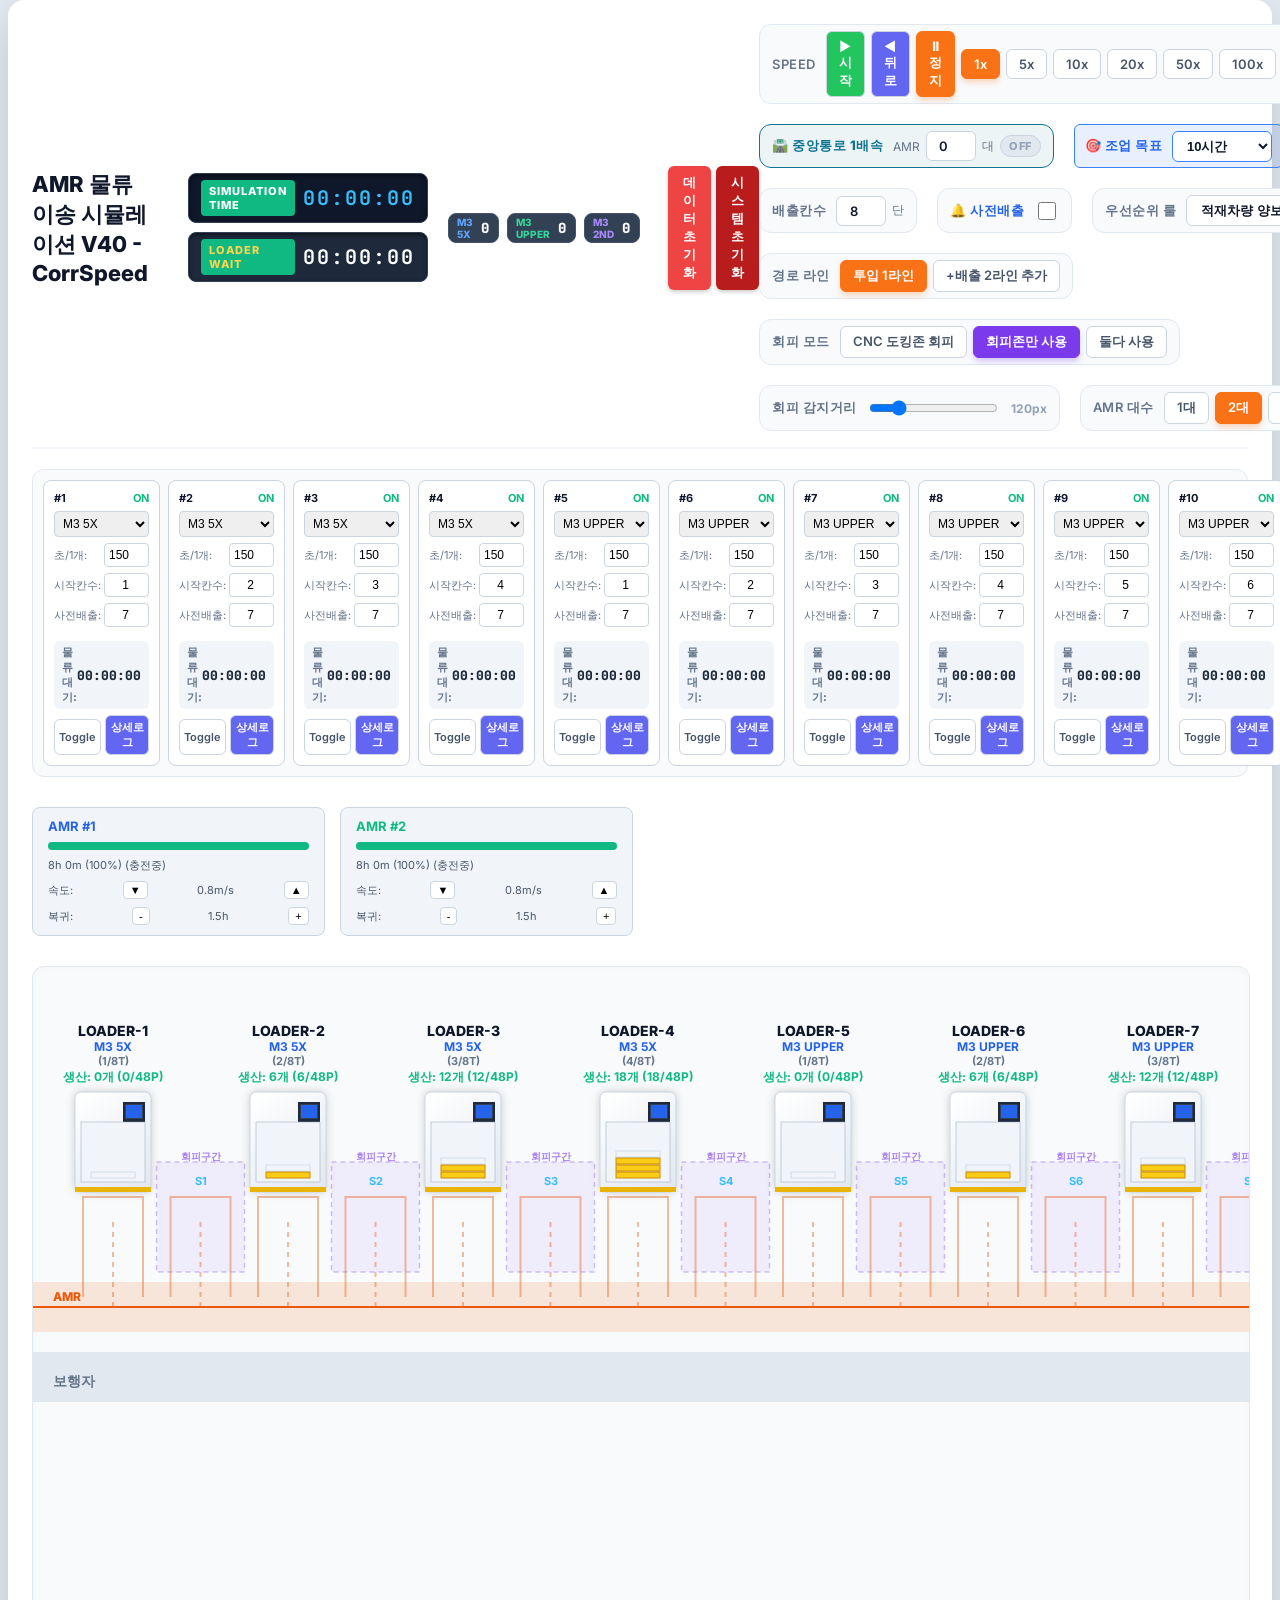
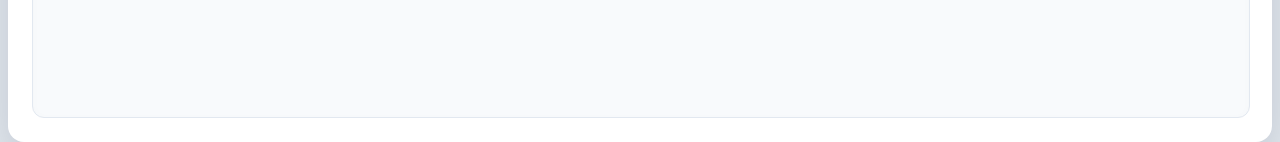
<file: Dia Cut LOADER 13대 V40_CorrSpeed/index.html>
<!DOCTYPE html>
<html lang="ko">
<head>
    <meta charset="UTF-8">
    <meta name="viewport" content="width=device-width, initial-scale=1.0">
    <title>AMR 물류이송 시뮬레이션 V40 - CorrSpeed</title>
    <link rel="stylesheet" href="styles.css">
</head>
<body>
    <div class="dashboard">
        <header>
            <div class="title-group">
                <h1>AMR 물류이송 시뮬레이션 V40 - CorrSpeed</h1>
                <div class="clock-panel">
                    <div class="clock-box"><span class="clock-label">SIMULATION TIME</span> <span id="clock-env" class="clock-time">00:00:00</span></div>
                    <div class="clock-box" style="margin-top:5px; background:#1e293b; border-color:#334155;"><span class="clock-label" style="color:#fcd34d">LOADER WAIT</span> <span id="val-wait" class="clock-time" style="color:#fff">00:00:00</span></div>
                </div>
                <div class="stats-panel">
                    <div class="stat-box" style="background:#334155; border:1px solid #475569; padding: 2px 8px;"><span style="color:#60a5fa; font-size: 10px;">M3 5X</span> <span id="prod-m3-5x" class="count" style="font-size: 14px;">0</span></div>
                    <div class="stat-box" style="background:#334155; border:1px solid #475569; padding: 2px 8px;"><span style="color:#34d399; font-size: 10px;">M3 UPPER</span> <span id="prod-m3-upper" class="count" style="font-size: 14px;">0</span></div>
                    <div class="stat-box" style="background:#334155; border:1px solid #475569; padding: 2px 8px;"><span style="color:#a78bfa; font-size: 10px;">M3 2ND</span> <span id="prod-m3-2nd" class="count" style="font-size: 14px;">0</span></div>
                    <div class="btn-group-reset" style="display:flex; gap:5px; margin-left:20px; align-items:center;">
                        <button id="btn-soft-reset" class="btn btn-reset-large" style="background:#ef4444; color:white; border:none; border-radius:6px; font-size:13px; padding:8px 15px; cursor:pointer; font-weight:bold; box-shadow:0 2px 4px rgba(0,0,0,0.2);">데이터 초기화</button>
                        <button id="btn-hard-reset" class="btn btn-reset-large" style="background:#b91c1c; color:white; border:none; border-radius:6px; font-size:13px; padding:8px 15px; cursor:pointer; font-weight:bold; box-shadow:0 2px 4px rgba(0,0,0,0.2);">시스템 초기화</button>
                    </div>
                </div>
            </div>
            <div class="controls-panel">
                <div class="controls-group">
                    <span class="label">Speed</span>
                    <button id="btn-start" class="btn btn-success" style="background:#22c55e; color:white;">▶ 시작</button>
                    <button id="btn-backward" class="btn" style="background:#6366f1; color:white;">◀ 뒤로</button>
                    <button id="btn-pause" class="btn active">⏸ 정지</button>
                    <button id="btn-1x" class="btn active">1x</button>
                    <button id="btn-5x" class="btn">5x</button>
                    <button id="btn-10x" class="btn">10x</button>
                    <button id="btn-20x" class="btn">20x</button>
                    <button id="btn-50x" class="btn">50x</button>
                    <button id="btn-100x" class="btn">100x</button>
                    <button id="btn-200x" class="btn">200x</button>
                    <button id="btn-500x" class="btn">500x</button>
                </div>

                <!-- ★ 신규: 중앙통로 속도제한 AMR 설정 컨트롤 -->
                <div class="controls-group corr-speed-group" id="corrSpeedGroup">
                    <span class="label" style="color:#0e7490; font-weight:800;">🛣️ 중앙통로 1배속</span>
                    <span style="color:#64748b; font-size:12px;">AMR</span>
                    <input type="number" id="input-corr-amr-count" min="0" max="4" value="0" class="input-number" title="중앙통로 진입 시 1배속으로 제한할 AMR 수 (0=비활성화)">
                    <span style="color:#64748b; font-size:12px;">대</span>
                    <span id="corr-speed-status" class="corr-speed-badge corr-speed-off">OFF</span>
                </div>

                <div class="controls-group" style="background: rgba(37, 99, 235, 0.1); border: 1px solid #3b82f6; border-radius: 6px; padding: 0 10px;">
                    <span class="label" style="color:#2563eb; font-weight:800;">🎯 조업 목표</span>
                    <select id="select-target-time" class="select-box" style="width:100px; border-color:#3b82f6;">
                        <option value="0">사용 안함</option>
                        <option value="8">8시간</option>
                        <option value="10" selected>10시간</option>
                        <option value="12">12시간</option>
                        <option value="16">16시간</option>
                        <option value="20">20시간</option>
                        <option value="24">24시간</option>
                    </select>
                </div>
                <div class="controls-group">
                    <span class="label">배출칸수</span>
                    <input type="number" id="input-call-threshold" min="2" max="9" value="8" class="input-number" title="배출 목표 단수 (지정 단수 1칸 전 자동 호출)">
                    <span style="color:#64748b; font-size:12px;">단</span>
                </div>
                <div class="controls-group">
                    <span class="label" style="color:#2563eb; font-weight:800;">🔔 사전배출</span>
                    <input type="checkbox" id="check-pre-eject" style="width:18px; height:18px; cursor:pointer;">
                </div>
                <div class="controls-group">
                    <span class="label">우선순위 룰</span>
                    <select id="select-priority" class="select-box">
                        <option value="LOADED_YIELDS">적재차량 양보 (기본)</option>
                        <option value="ID_PRIORITY">호기 번호순 우선</option>
                        <option value="MAIN_LANE_DIST">중앙통로 거리 우선</option>
                    </select>
                </div>
                <div class="controls-group">
                    <span class="label">경로 라인</span>
                    <button id="btn-lane1" class="btn active">투입 1라인</button>
                    <button id="btn-lane2" class="btn">+배출 2라인 추가</button>
                </div>
                <div class="controls-group">
                    <span class="label">회피 모드</span>
                    <button id="btn-evade-cnc" class="btn btn-evade">CNC 도킹존 회피</button>
                    <button id="btn-evade-siding" class="btn btn-evade active">회피존만 사용</button>
                    <button id="btn-evade-both" class="btn btn-evade">둘다 사용</button>
                </div>
                <div class="controls-group">
                    <span class="label">회피 감지거리</span>
                    <input type="range" id="input-detect-range" min="50" max="400" step="10" value="120" title="AMR 정면 위협 감지 거리">
                    <span id="val-detect-range" style="color:#94a3b8; font-size:12px; margin-left:5px; font-weight:bold; min-width:35px;">120px</span>
                </div>
                <div class="controls-group">
                    <span class="label">AMR 대수</span>
                    <button id="btn-amr1" class="btn">1대</button>
                    <button id="btn-amr2" class="btn active">2대</button>
                    <button id="btn-amr3" class="btn">3대</button>
                    <button id="btn-amr4" class="btn">4대</button>
                </div>
            </div>
        </header>
        <div class="loader-grid" id="loaderGrid"></div>
        <div class="amr-grid" id="amrGrid"></div>
        <div class="canvas-container">
            <canvas id="simCanvas" width="2800" height="750"></canvas>
        </div>
    </div>

    <!-- [NEW] 대기지연 상세 로그 모달 -->
    <div id="logModal" class="modal-overlay">
        <div class="modal-container">
            <button class="modal-close" onclick="window.closeLogModal()">&times;</button>
            <div id="logContent"></div>
            <div style="margin-top:24px; text-align:right;">
                <button class="btn" onclick="window.closeLogModal()" style="background:#f1f5f9; color:#475569; padding:8px 20px;">닫기</button>
            </div>
        </div>
    </div>

    <script src="script.js"></script>
</body>
</html>
</file>
<file: Dia Cut LOADER 13대 V40_CorrSpeed/styles.css>
@import url('https://fonts.googleapis.com/css2?family=Inter:wght@400;600;800&family=JetBrains+Mono:wght@700&display=swap');

body {
    margin: 0;
    padding: 0;
    background: #e2e8f0;
    font-family: 'Inter', 'Malgun Gothic', sans-serif;
    display: flex;
    justify-content: center;
    align-items: center;
    min-height: 100vh;
    color: #1e293b;
    overflow-x: hidden;
}

.dashboard {
    background: #ffffff;
    border-radius: 16px;
    box-shadow: 0 20px 50px rgba(0, 0, 0, 0.15);
    padding: 24px;
    display: flex;
    flex-direction: column;
    gap: 20px;
    max-width: 95vw;
}

header {
    display: flex;
    justify-content: space-between;
    align-items: center;
    padding-bottom: 16px;
    border-bottom: 2px solid #f1f5f9;
}

.title-group {
    display: flex;
    align-items: center;
    gap: 20px;
}

h1 {
    margin: 0;
    font-size: 22px;
    font-weight: 800;
    color: #0f172a;
}

.clock-panel {
    display: flex;
    flex-direction: column;
    align-items: flex-start;
    gap: 4px;
    margin-left: 20px;
}

.clock-box {
    background: #0f172a;
    padding: 6px 12px;
    border-radius: 8px;
    display: flex;
    align-items: center;
    gap: 8px;
    border: 1px solid #334155;
    box-shadow: inset 0 2px 4px rgba(0,0,0,0.5);
}

.clock-label {
    background: #10b981;
    color: #ffffff;
    padding: 4px 8px;
    border-radius: 4px;
    font-size: 11px;
    font-weight: 800;
    letter-spacing: 1px;
}

.clock-time {
    color: #38bdf8;
    font-family: 'JetBrains Mono', monospace;
    font-size: 20px;
    font-weight: 700;
    letter-spacing: 2px;
}

.stats-panel {
    display: flex;
    align-items: center;
    gap: 8px;
}

.stat-box {
    background: #1e293b;
    padding: 6px 12px;
    border-radius: 8px;
    font-size: 12px;
    font-weight: 800;
    display: flex;
    align-items: center;
    gap: 8px;
}

.count {
    color: #ffffff;
    font-family: 'JetBrains Mono', monospace;
    font-size: 16px;
    letter-spacing: 1px;
}

.controls-panel {
    display: flex;
    gap: 20px;
    flex-wrap: wrap;
}

.controls-group {
    display: flex;
    align-items: center;
    gap: 6px;
    background: #f8fafc;
    padding: 6px 12px;
    border-radius: 12px;
    border: 1px solid #e2e8f0;
}

.controls-group .label {
    font-size: 13px;
    font-weight: 600;
    color: #64748b;
    margin-right: 4px;
    text-transform: uppercase;
    letter-spacing: 0.5px;
}

.btn {
    background: #ffffff;
    border: 1px solid #cbd5e1;
    padding: 6px 12px;
    border-radius: 6px;
    font-weight: 600;
    cursor: pointer;
    transition: all 0.2s;
    color: #475569;
    font-family: inherit;
    font-size: 13px;
}

.btn:hover {
    background: #f1f5f9;
}

.btn.active {
    background: #f97316;
    border-color: #f97316;
    color: white;
    box-shadow: 0 4px 6px -1px rgba(249, 115, 22, 0.3);
}

.btn-danger {
    background: #fee2e2;
    border-color: #fca5a5;
    color: #dc2626;
}

.btn-danger:hover {
    background: #fecaca;
}

.input-number {
    background: #ffffff;
    border: 1px solid #cbd5e1;
    padding: 6px 4px;
    border-radius: 6px;
    font-weight: 600;
    color: #0f172a;
    font-family: inherit;
    font-size: 13px;
    text-align: center;
    width: 40px;
}

.input-number:focus {
    outline: none;
    border-color: #3b82f6;
    box-shadow: 0 0 0 2px rgba(59, 130, 246, 0.2);
}

.select-box {
    background: #ffffff;
    border: 1px solid #cbd5e1;
    color: #0f172a;
    padding: 6px 10px;
    border-radius: 6px;
    font-size: 13px;
    font-weight: 600;
}
.select-box option {
    background: #ffffff;
    color: #0f172a;
}

.canvas-container {
    background: #f8fafc;
    border-radius: 12px;
    overflow-x: auto;
    overflow-y: hidden;
    border: 1px solid #e2e8f0;
    box-shadow: inset 0 2px 10px rgba(0,0,0,0.02);
    width: 100%;
}

canvas {
    display: block;
}

.btn.btn-evade.active {
    background: #7c3aed;
    border-color: #7c3aed;
    color: white;
    box-shadow: 0 4px 6px -1px rgba(124,58,237,0.3);
}

/* ★ 신규: 중앙통로 속도제한 컨트롤 그룹 스타일 */
.corr-speed-group {
    background: rgba(14, 116, 144, 0.08);
    border: 1.5px solid #0e7490;
    position: relative;
    overflow: visible;
}

.corr-speed-group.active-limit {
    background: rgba(14, 116, 144, 0.15);
    border-color: #06b6d4;
    box-shadow: 0 0 0 3px rgba(6, 182, 212, 0.2);
    animation: corrPulse 2s ease-in-out infinite;
}

@keyframes corrPulse {
    0%, 100% { box-shadow: 0 0 0 3px rgba(6, 182, 212, 0.2); }
    50% { box-shadow: 0 0 0 5px rgba(6, 182, 212, 0.35); }
}

/* 중앙통로 배속 상태 뱃지 */
.corr-speed-badge {
    display: inline-flex;
    align-items: center;
    justify-content: center;
    padding: 3px 8px;
    border-radius: 20px;
    font-size: 11px;
    font-weight: 800;
    letter-spacing: 0.5px;
    transition: all 0.3s ease;
}

.corr-speed-off {
    background: #e2e8f0;
    color: #94a3b8;
    border: 1px solid #cbd5e1;
}

.corr-speed-on {
    background: linear-gradient(135deg, #06b6d4, #0e7490);
    color: #ffffff;
    border: 1px solid #0891b2;
    box-shadow: 0 2px 8px rgba(6, 182, 212, 0.4);
    animation: badgePop 0.3s ease-out;
}

@keyframes badgePop {
    0% { transform: scale(0.8); }
    70% { transform: scale(1.1); }
    100% { transform: scale(1.0); }
}

/* Loader Settings Grid */
.loader-grid {
    display: grid;
    grid-template-columns: repeat(13, 1fr);
    gap: 8px;
    margin-bottom: 10px;
    padding: 10px;
    background: #f8fafc;
    border-radius: 12px;
    border: 1px solid #e2e8f0;
}
.loader-setting {
    background: #ffffff;
    padding: 10px;
    border-radius: 8px;
    font-size: 11px;
    border: 1px solid #cbd5e1;
    display: flex;
    flex-direction: column;
    gap: 6px;
    min-height: 125px;
}
.loader-setting-header {
    display: flex;
    justify-content: space-between;
    align-items: center;
    font-weight: bold;
    color: #0f172a;
}
.loader-setting select {
    width: 100%;
    font-size: 12px;
    padding: 4px;
    border: 1px solid #cbd5e1;
    border-radius: 4px;
    box-sizing: border-box;
}
.loader-setting input {
    width: 45px;
    font-size: 12px;
    padding: 4px;
    border: 1px solid #cbd5e1;
    border-radius: 4px;
    box-sizing: border-box;
    text-align: right;
}
.loader-setting .btn-toggle {
    margin-top: 4px;
    width: 100%;
    padding: 4px;
    font-size: 11px;
}

/* AMR Settings Grid */
.amr-grid {
    display: grid;
    grid-template-columns: repeat(4, 1fr);
    gap: 15px;
    margin-bottom: 10px;
}
.amr-setting {
    background: #f1f5f9;
    padding: 10px 15px;
    border-radius: 8px;
    border: 1px solid #cbd5e1;
    display: flex;
    flex-direction: column;
    gap: 8px;
}
.amr-setting-header {
    display: flex;
    justify-content: space-between;
    align-items: center;
    font-weight: bold;
    font-size: 13px;
}
.amr-battery-bar-container {
    height: 8px;
    background: #cbd5e1;
    border-radius: 4px;
    overflow: hidden;
}
.amr-battery-bar {
    height: 100%;
    background: #10b981;
    transition: width 0.3s, background-color 0.3s;
}
.amr-battery-info {
    font-size: 11px;
    display: flex;
    justify-content: space-between;
    color: #475569;
}
.amr-controls {
    display: flex;
    justify-content: space-between;
    align-items: center;
    font-size: 11px;
    color: #475569;
}
.amr-controls .btn-small {
    padding: 2px 6px;
    font-size: 11px;
    border: 1px solid #cbd5e1;
    border-radius: 4px;
    cursor: pointer;
    background: #fff;
}

.status-on { color: #10b981; }
.status-off { color: #ef4444; }

/* Modal Styles */
.modal-overlay {
    display: none;
    position: fixed;
    top: 0;
    left: 0;
    width: 100%;
    height: 100%;
    background: rgba(0, 0, 0, 0.6);
    backdrop-filter: blur(4px);
    z-index: 10000;
    align-items: center;
    justify-content: center;
}

.modal-container {
    background: white;
    width: 90%;
    max-width: 900px;
    padding: 32px;
    border-radius: 20px;
    box-shadow: 0 25px 50px -12px rgba(0, 0, 0, 0.25);
    position: relative;
    animation: modalSlideUp 0.3s ease-out;
}

@keyframes modalSlideUp {
    from { transform: translateY(20px); opacity: 0; }
    to { transform: translateY(0); opacity: 1; }
}

.modal-close {
    position: absolute;
    top: 20px;
    right: 20px;
    border: none;
    background: #f1f5f9;
    width: 32px;
    height: 32px;
    border-radius: 50%;
    font-size: 20px;
    cursor: pointer;
    color: #64748b;
    display: flex;
    align-items: center;
    justify-content: center;
    transition: all 0.2s;
}

.modal-close:hover {
    background: #e2e8f0;
    color: #0f172a;
}

.log-table-container {
    max-height: 500px;
    overflow-y: auto;
    border: 1px solid #e2e8f0;
    border-radius: 12px;
    margin-top: 16px;
}

.log-table {
    width: 100%;
    border-collapse: collapse;
    font-size: 13px;
    text-align: left;
}

.log-table th {
    background: #f8fafc;
    padding: 12px;
    border-bottom: 2px solid #e2e8f0;
    color: #475569;
    font-weight: 700;
    position: sticky;
    top: 0;
}

.log-table td {
    padding: 12px;
    border-bottom: 1px solid #f1f5f9;
    color: #1e293b;
}

.log-table tr:hover {
    background: #f8fafc;
}

.wait-duration {
    color: #ef4444;
    font-weight: 800;
    font-family: 'JetBrains Mono', monospace;
}

.amr-snapshot {
    font-size: 11px;
    color: #64748b;
    background: #f8fafc;
    padding: 4px 8px;
    border-radius: 4px;
    display: inline-block;
}
</file>
